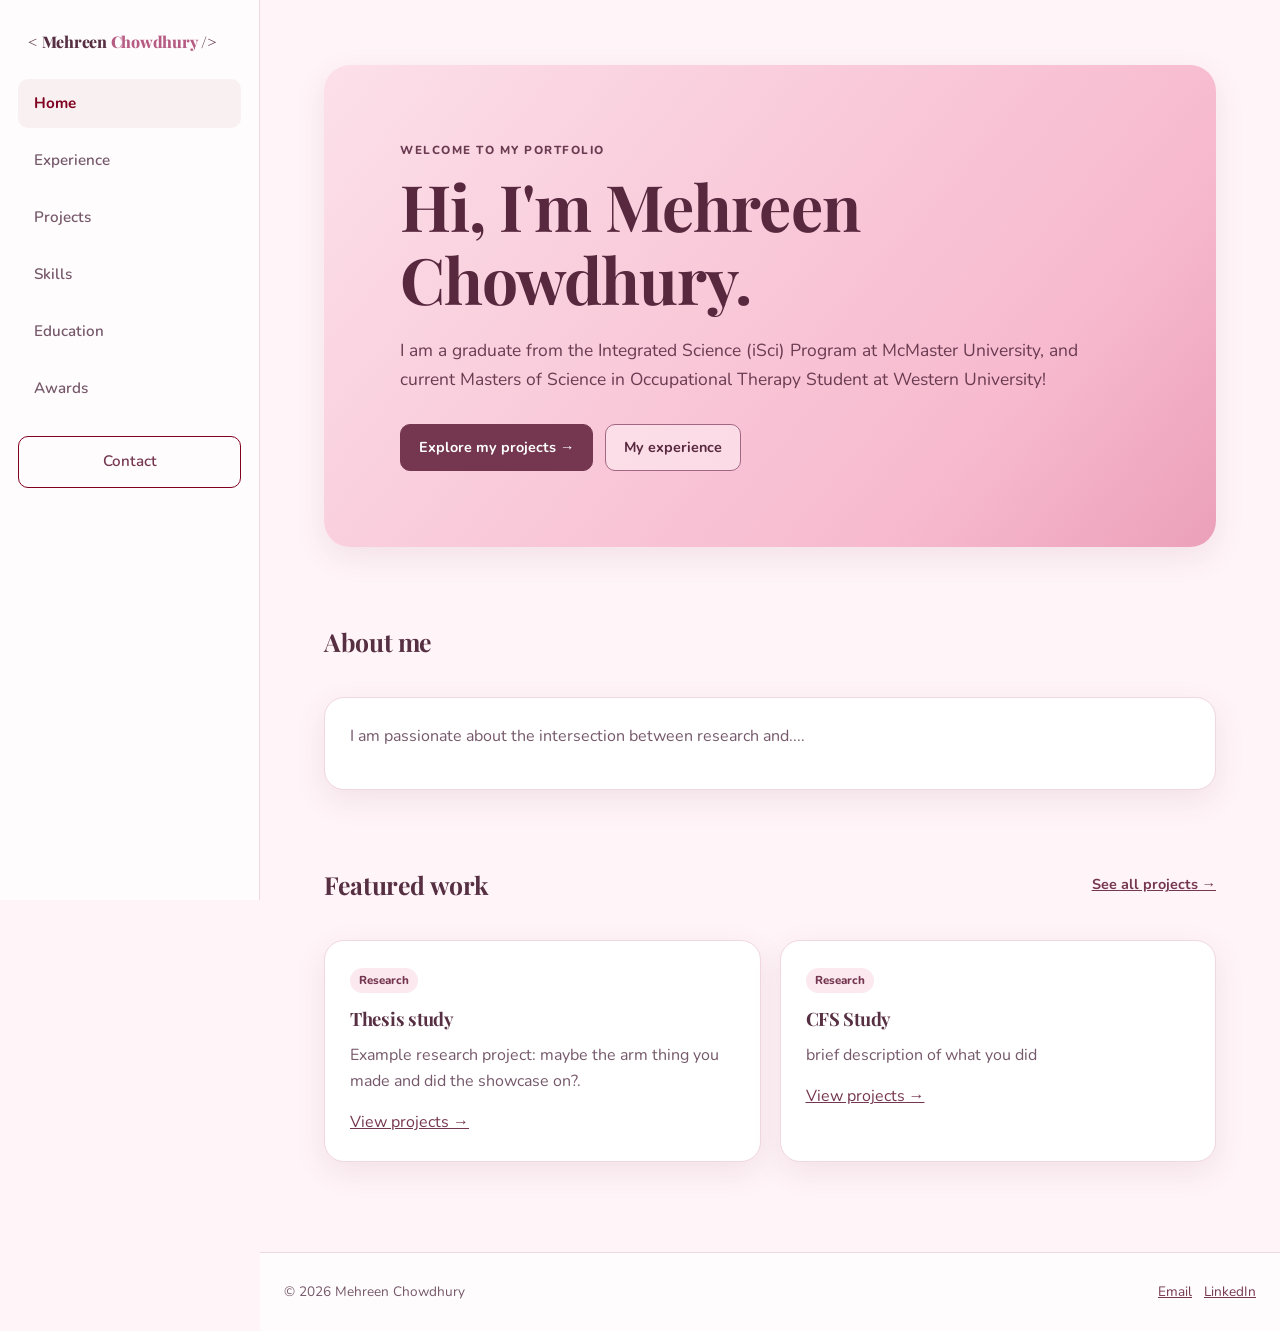
<file: index.html>
<!doctype html>
<html lang="en">
<head>
  <meta charset="UTF-8">
  <meta name="viewport" content="width=device-width, initial-scale=1">
  <meta name="description" content="Personal portfolio featuring projects, skills, education, and experience.">
  <title>Home | Mehreen Chowdhury</title>
  <link rel="preconnect" href="https://fonts.googleapis.com">
  <link rel="preconnect" href="https://fonts.gstatic.com" crossorigin>
  <link href="https://fonts.googleapis.com/css2?family=Inter:wght@400;500;600;700;800&display=swap" rel="stylesheet">
  <link rel="stylesheet" href="styles.css">
  <script defer src="script.js"></script>
</head>
<body>
  <header class="site-header">
    <div class="nav-wrap">
      <a class="brand" href="index.html">&lt; Mehreen <span> Chowdhury </span> /&gt;</a>
      <nav aria-label="Main navigation">
        <a href="index.html" aria-current="page">Home</a>
        <a href="experience.html">Experience</a>
        <a href="projects.html">Projects</a>
        <a href="skills.html">Skills</a>
        <a href="education.html">Education</a>
        <a href="awards.html">Awards</a>
        <a class="contact" href="mailto:hello@example.com">Contact</a>
      </nav>
    </div>
  </header>
  <main id="main">
    <section class="hero">
      <p class="eyebrow">Welcome to my portfolio</p>
      <h1>Hi, I'm Mehreen Chowdhury.</h1>
      <p class="lead"> I am a  graduate from the Integrated Science (iSci) Program at McMaster University, and current Masters of Science in Occupational Therapy Student at Western University!</p>
      <div class="actions"><a class="button light" href="projects.html">Explore my projects →</a><a class="button ghost" href="experience.html">My experience</a></div>
    </section>
    <section aria-labelledby="about-heading">
      <div class="section-heading"><h2 id="about-heading">About me</h2></div>
      <div class="panel"><p>I am passionate about the intersection between research and....</p></div>
    </section>
    <section aria-labelledby="featured-heading">
      <div class="section-heading"><h2 id="featured-heading">Featured work</h2><a href="projects.html">See all projects →</a></div>
      <div class="grid">
        <article class="card"><span class="category">Research</span><h3>Thesis study</h3><p>Example research project: maybe the arm thing you made and did the showcase on?.</p><a href="projects.html">View projects →</a></article>
        <article class="card"><span class="category">Research</span><h3>CFS Study</h3><p>brief description of what you did</p><a href="projects.html">View projects →</a></article>
      </div>
    </section>
  </main>
  <footer class="footer">
    <div class="footer-inner">
      <p>© 2026 Mehreen Chowdhury</p>
      <div><a href="mailto:mehreen.chowdhury2@gmail.com">Email</a><a href="https://www.linkedin.com/in/mehreen-chowdhury/?isSelfProfile=true" target="_blank" rel="noopener noreferrer">LinkedIn</a></div>
    </div>
  </footer>
</body>
</html>
</file>
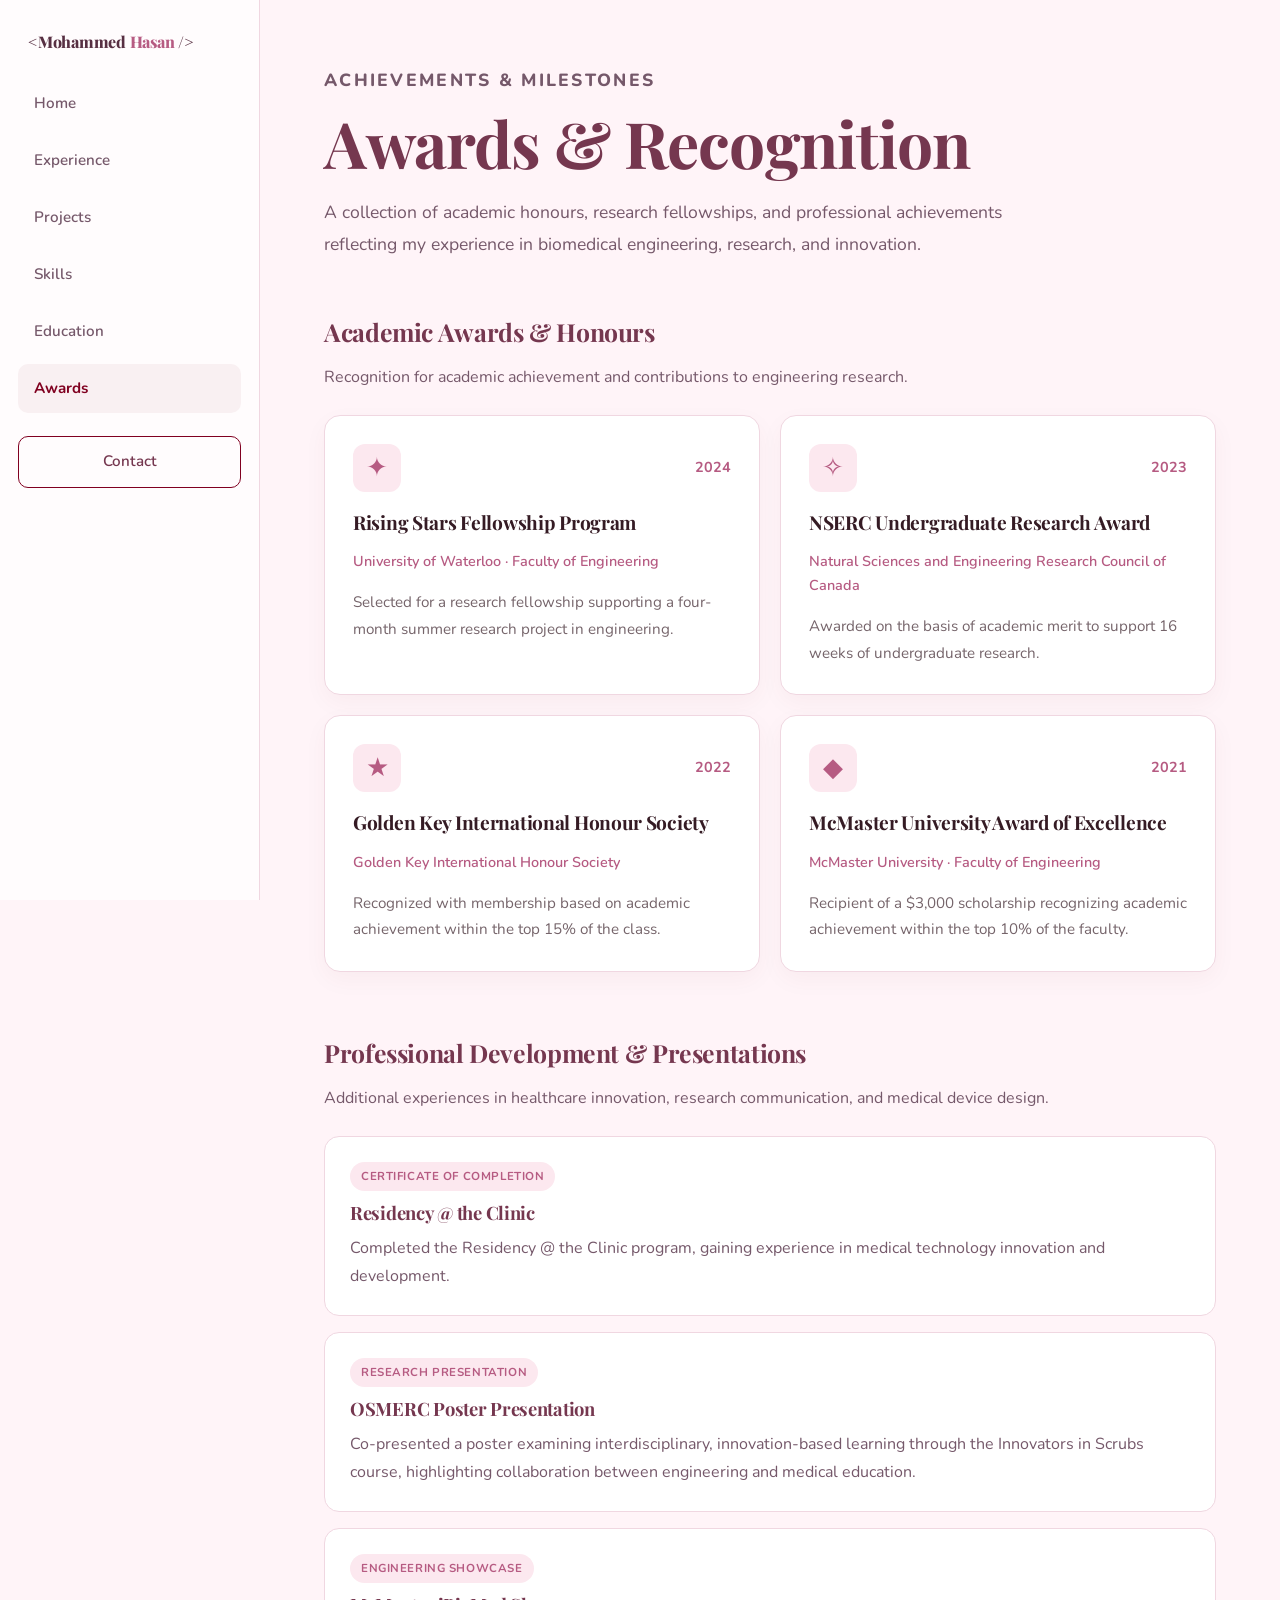
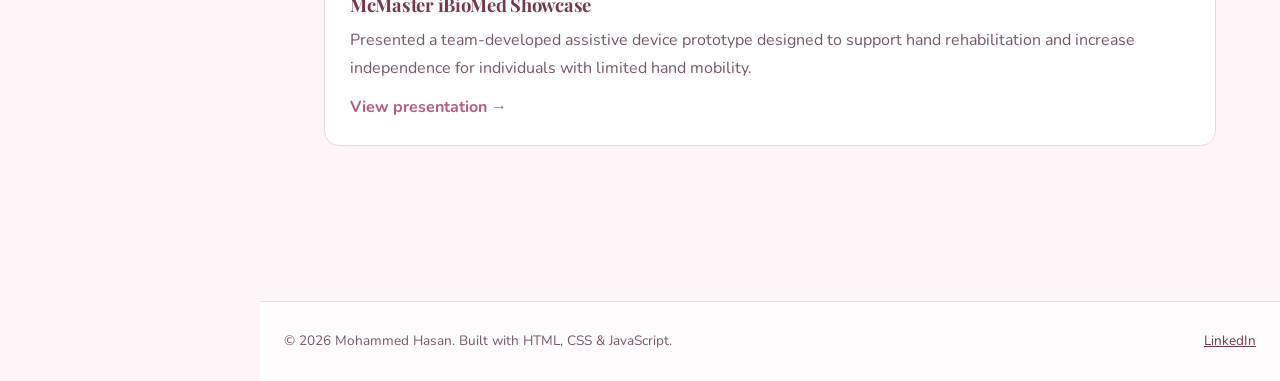
<file: awards and recognition.html>
<!DOCTYPE html>
<html lang="en">
<head>
  <meta charset="UTF-8">
  <meta name="viewport" content="width=device-width, initial-scale=1.0">
  <title>Awards & Recognition | Mohammed Hasan</title>

  <link rel="preconnect" href="https://fonts.googleapis.com">
  <link rel="preconnect" href="https://fonts.gstatic.com" crossorigin>
  <link href="https://fonts.googleapis.com/css2?family=Inter:wght@400;500;600;700;800&display=swap" rel="stylesheet">

  <link rel="stylesheet" href="styles.css">

  <style>
    /* AWARDS PAGE COLOUR THEME */
    .awards-page {
      --award-maroon: #800020;
      --award-dark: #5C0018;
      --award-light: #F9F0F2;
      --award-border: #E8D5DA;
    }

    /* PAGE INTRODUCTION */
    .awards-intro {
      margin-bottom: 55px;
    }

    .awards-intro h1 {
      color: var(--award-dark);
      margin-bottom: 15px;
    }

    .awards-intro p {
      color: var(--muted);
      max-width: 720px;
      font-size: 1.1rem;
      line-height: 1.8;
    }

    /* SECTION HEADINGS */
    .awards-section {
      margin-bottom: 65px;
    }

    .awards-section h2 {
      color: var(--award-dark);
      margin-bottom: 10px;
    }

    .section-description {
      color: var(--muted);
      margin-bottom: 25px;
    }

    /* TWO-COLUMN AWARD GRID */
    .awards-grid {
      display: grid;
      grid-template-columns: repeat(2, minmax(0, 1fr));
      gap: 20px;
    }

    /* INDIVIDUAL AWARD CARDS */
    .award-card {
      background: #FFFFFF;
      border: 1px solid var(--award-border);
      border-radius: 16px;
      padding: 28px;
      box-shadow: 0 8px 24px rgba(92, 0, 24, 0.04);
      transition: transform 0.25s ease,
                  box-shadow 0.25s ease;
    }

    .award-card:hover {
      transform: translateY(-5px);
      box-shadow: 0 12px 30px rgba(92, 0, 24, 0.12);
    }

    .award-top {
      display: flex;
      justify-content: space-between;
      align-items: center;
      margin-bottom: 18px;
    }

    .award-icon {
      display: flex;
      align-items: center;
      justify-content: center;
      width: 48px;
      height: 48px;
      background: var(--award-light);
      color: var(--award-maroon);
      border-radius: 12px;
      font-size: 1.6rem;
    }

    .award-year {
      color: var(--award-maroon);
      font-weight: 700;
      font-size: 0.9rem;
    }

    .award-card h3 {
      color: #351B24;
      font-size: 1.2rem;
      margin: 0 0 8px;
    }

    .award-organization {
      color: var(--award-maroon);
      font-size: 0.9rem;
      font-weight: 600;
      margin-bottom: 14px;
    }

    .award-description {
      color: #75646A;
      font-size: 0.95rem;
      line-height: 1.75;
      margin-bottom: 0;
    }

    /* PROFESSIONAL RECOGNITION */
    .recognition-list {
      display: grid;
      gap: 16px;
    }

    .recognition-card {
      background: #FFFFFF;
      border: 1px solid var(--award-border);
      border-radius: 15px;
      padding: 25px;
      transition: border-color 0.2s ease;
    }

    .recognition-card:hover {
      border-color: var(--award-maroon);
    }

    .recognition-label {
      display: inline-block;
      background: var(--award-light);
      color: var(--award-maroon);
      padding: 5px 11px;
      border-radius: 20px;
      font-size: 0.72rem;
      font-weight: 700;
      text-transform: uppercase;
      letter-spacing: 0.05em;
      margin-bottom: 10px;
    }

    .recognition-card h3 {
      color: var(--award-dark);
      margin: 0 0 8px;
    }

    .recognition-card p {
      color: var(--muted);
      margin: 0;
      line-height: 1.75;
    }

    .recognition-card a {
      display: inline-block;
      margin-top: 12px;
      color: var(--award-maroon);
      font-weight: 700;
      text-decoration: none;
    }

    .recognition-card a:hover {
      text-decoration: underline;
    }

    /* MOBILE RESPONSIVENESS */
    @media (max-width: 700px) {
      .awards-grid {
        grid-template-columns: 1fr;
      }

      .award-card,
      .recognition-card {
        padding: 22px;
      }

      .awards-intro {
        margin-bottom: 35px;
      }
    }
  </style>
</head>

<body>

  <!-- NAVIGATION -->
  <header class="site-header">
    <div class="nav-wrap">

      <a class="brand" href="index.html">
        &lt;Mohammed <span>Hasan</span> /&gt;
      </a>

      <nav aria-label="Main navigation">
        <a href="index.html">Home</a>
        <a href="experience.html">Experience</a>
        <a href="projects.html">Projects</a>
        <a href="skills.html">Skills</a>
        <a href="education.html">Education</a>
        <a href="awards.html" aria-current="page">Awards</a>
        <a class="contact" href="mailto:mhasan7160@gmail.com">
          Contact
        </a>
      </nav>

    </div>
  </header>

  <main id="main" class="awards-page">

    <!-- INTRODUCTION -->
    <section class="awards-intro">
      <p class="eyebrow">Achievements & Milestones</p>
      <h1>Awards & Recognition</h1>

      <p>
        A collection of academic honours, research
        fellowships, and professional achievements
        reflecting my experience in biomedical
        engineering, research, and innovation.
      </p>
    </section>

    <!-- ACADEMIC AWARDS -->
    <section class="awards-section">

      <h2>Academic Awards & Honours</h2>

      <p class="section-description">
        Recognition for academic achievement and
        contributions to engineering research.
      </p>

      <div class="awards-grid">

        <!-- AWARD 1 -->
        <article class="award-card">
          <div class="award-top">
            <span class="award-icon" aria-hidden="true">✦</span>
            <span class="award-year">2024</span>
          </div>

          <h3>Rising Stars Fellowship Program</h3>

          <p class="award-organization">
            University of Waterloo · Faculty of Engineering
          </p>

          <p class="award-description">
            Selected for a research fellowship supporting
            a four-month summer research project in
            engineering.
          </p>
        </article>

        <!-- AWARD 2 -->
        <article class="award-card">
          <div class="award-top">
            <span class="award-icon" aria-hidden="true">✧</span>
            <span class="award-year">2023</span>
          </div>

          <h3>NSERC Undergraduate Research Award</h3>

          <p class="award-organization">
            Natural Sciences and Engineering Research
            Council of Canada
          </p>

          <p class="award-description">
            Awarded on the basis of academic merit to
            support 16 weeks of undergraduate research.
          </p>
        </article>

        <!-- AWARD 3 -->
        <article class="award-card">
          <div class="award-top">
            <span class="award-icon" aria-hidden="true">★</span>
            <span class="award-year">2022</span>
          </div>

          <h3>Golden Key International Honour Society</h3>

          <p class="award-organization">
            Golden Key International Honour Society
          </p>

          <p class="award-description">
            Recognized with membership based on academic
            achievement within the top 15% of the class.
          </p>
        </article>

        <!-- AWARD 4 -->
        <article class="award-card">
          <div class="award-top">
            <span class="award-icon" aria-hidden="true">◆</span>
            <span class="award-year">2021</span>
          </div>

          <h3>McMaster University Award of Excellence</h3>

          <p class="award-organization">
            McMaster University · Faculty of Engineering
          </p>

          <p class="award-description">
            Recipient of a $3,000 scholarship recognizing
            academic achievement within the top 10% of
            the faculty.
          </p>
        </article>

      </div>
    </section>

    <!-- PROFESSIONAL RECOGNITION -->
    <section class="awards-section">

      <h2>Professional Development & Presentations</h2>

      <p class="section-description">
        Additional experiences in healthcare innovation,
        research communication, and medical device design.
      </p>

      <div class="recognition-list">

        <!-- RECOGNITION 1 -->
        <article class="recognition-card">
          <span class="recognition-label">
            Certificate of Completion
          </span>

          <h3>Residency @ the Clinic</h3>

          <p>
            Completed the Residency @ the Clinic program,
            gaining experience in medical technology
            innovation and development.
          </p>
        </article>

        <!-- RECOGNITION 2 -->
        <article class="recognition-card">
          <span class="recognition-label">
            Research Presentation
          </span>

          <h3>OSMERC Poster Presentation</h3>

          <p>
            Co-presented a poster examining interdisciplinary,
            innovation-based learning through the Innovators
            in Scrubs course, highlighting collaboration
            between engineering and medical education.
          </p>
        </article>

        <!-- RECOGNITION 3 -->
        <article class="recognition-card">
          <span class="recognition-label">
            Engineering Showcase
          </span>

          <h3>McMaster iBioMed Showcase</h3>

          <p>
            Presented a team-developed assistive device
            prototype designed to support hand rehabilitation
            and increase independence for individuals with
            limited hand mobility.
          </p>

          <a href="https://www.linkedin.com/posts/mohammed-hasan-b81100196_innovation-biomedicalengineering-stem-activity-7184603740874715138-DH5X"
             target="_blank"
             rel="noopener noreferrer">
            View presentation →
          </a>
        </article>

      </div>
    </section>

  </main>

  <!-- FOOTER -->
  <footer class="footer">
    <div class="footer-inner">

      <p>
        © 2026 Mohammed Hasan.
        Built with HTML, CSS & JavaScript.
      </p>

      <div>
        <a href="https://www.linkedin.com/in/mohammed-hasan-b81100196/"
           target="_blank"
           rel="noopener noreferrer">
          LinkedIn
        </a>
      </div>

    </div>
  </footer>

</body>
</html>
</file>
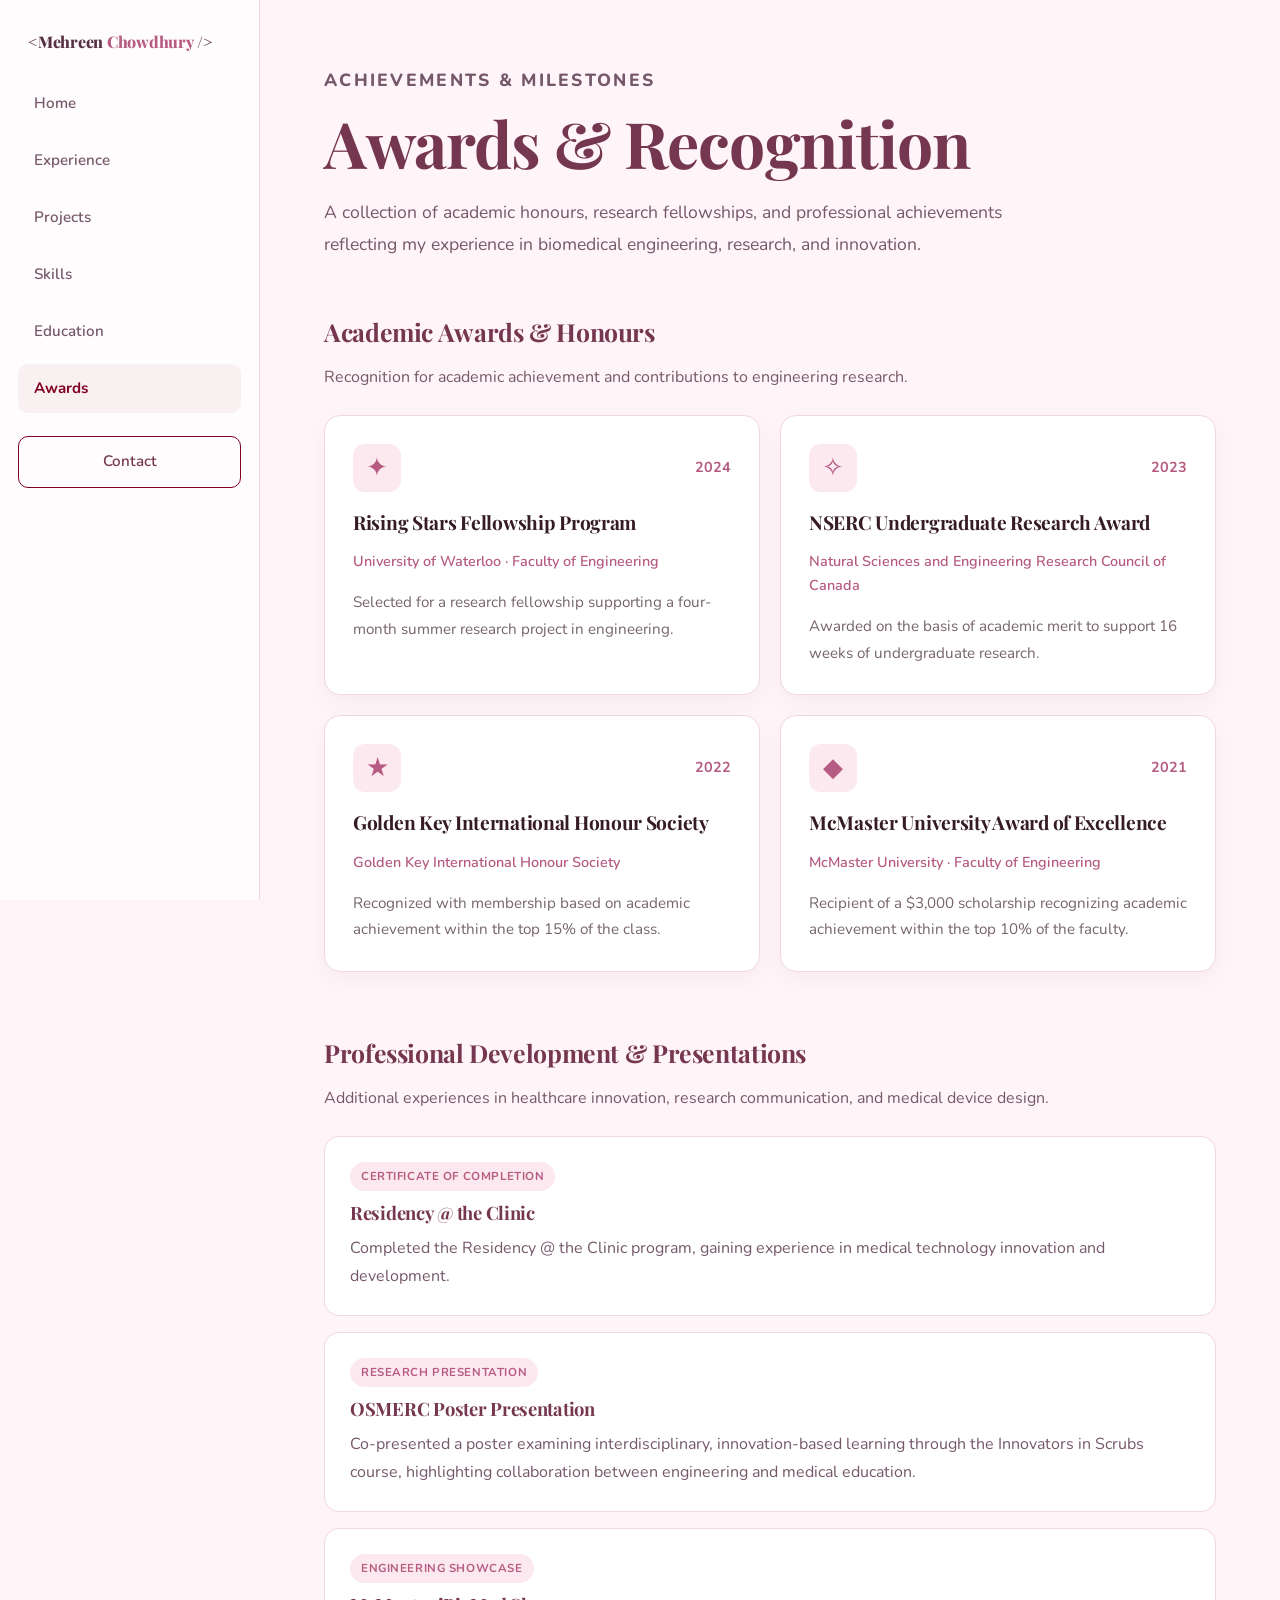
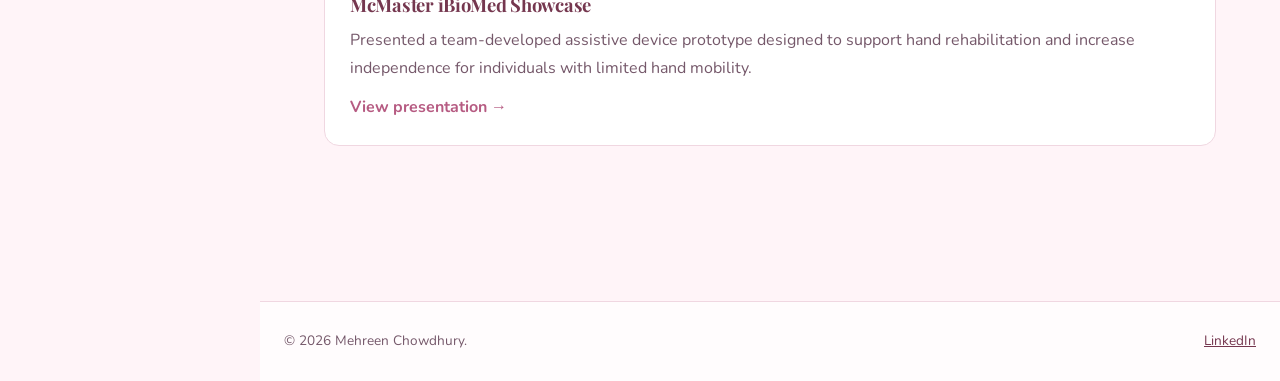
<file: awards.html>
<!DOCTYPE html>
<html lang="en">
<head>
  <meta charset="UTF-8">
  <meta name="viewport" content="width=device-width, initial-scale=1.0">
  <title>Awards & Recognition | Mehreen Chowdhury</title>

  <link rel="preconnect" href="https://fonts.googleapis.com">
  <link rel="preconnect" href="https://fonts.gstatic.com" crossorigin>
  <link href="https://fonts.googleapis.com/css2?family=Inter:wght@400;500;600;700;800&display=swap" rel="stylesheet">

  <link rel="stylesheet" href="styles.css">

  <style>
    /* AWARDS PAGE COLOUR THEME */
    .awards-page {
      --award-maroon: #800020;
      --award-dark: #5C0018;
      --award-light: #F9F0F2;
      --award-border: #E8D5DA;
    }

    /* PAGE INTRODUCTION */
    .awards-intro {
      margin-bottom: 55px;
    }

    .awards-intro h1 {
      color: var(--award-dark);
      margin-bottom: 15px;
    }

    .awards-intro p {
      color: var(--muted);
      max-width: 720px;
      font-size: 1.1rem;
      line-height: 1.8;
    }

    /* SECTION HEADINGS */
    .awards-section {
      margin-bottom: 65px;
    }

    .awards-section h2 {
      color: var(--award-dark);
      margin-bottom: 10px;
    }

    .section-description {
      color: var(--muted);
      margin-bottom: 25px;
    }

    /* TWO-COLUMN AWARD GRID */
    .awards-grid {
      display: grid;
      grid-template-columns: repeat(2, minmax(0, 1fr));
      gap: 20px;
    }

    /* INDIVIDUAL AWARD CARDS */
    .award-card {
      background: #FFFFFF;
      border: 1px solid var(--award-border);
      border-radius: 16px;
      padding: 28px;
      box-shadow: 0 8px 24px rgba(92, 0, 24, 0.04);
      transition: transform 0.25s ease,
                  box-shadow 0.25s ease;
    }

    .award-card:hover {
      transform: translateY(-5px);
      box-shadow: 0 12px 30px rgba(92, 0, 24, 0.12);
    }

    .award-top {
      display: flex;
      justify-content: space-between;
      align-items: center;
      margin-bottom: 18px;
    }

    .award-icon {
      display: flex;
      align-items: center;
      justify-content: center;
      width: 48px;
      height: 48px;
      background: var(--award-light);
      color: var(--award-maroon);
      border-radius: 12px;
      font-size: 1.6rem;
    }

    .award-year {
      color: var(--award-maroon);
      font-weight: 700;
      font-size: 0.9rem;
    }

    .award-card h3 {
      color: #351B24;
      font-size: 1.2rem;
      margin: 0 0 8px;
    }

    .award-organization {
      color: var(--award-maroon);
      font-size: 0.9rem;
      font-weight: 600;
      margin-bottom: 14px;
    }

    .award-description {
      color: #75646A;
      font-size: 0.95rem;
      line-height: 1.75;
      margin-bottom: 0;
    }

    /* PROFESSIONAL RECOGNITION */
    .recognition-list {
      display: grid;
      gap: 16px;
    }

    .recognition-card {
      background: #FFFFFF;
      border: 1px solid var(--award-border);
      border-radius: 15px;
      padding: 25px;
      transition: border-color 0.2s ease;
    }

    .recognition-card:hover {
      border-color: var(--award-maroon);
    }

    .recognition-label {
      display: inline-block;
      background: var(--award-light);
      color: var(--award-maroon);
      padding: 5px 11px;
      border-radius: 20px;
      font-size: 0.72rem;
      font-weight: 700;
      text-transform: uppercase;
      letter-spacing: 0.05em;
      margin-bottom: 10px;
    }

    .recognition-card h3 {
      color: var(--award-dark);
      margin: 0 0 8px;
    }

    .recognition-card p {
      color: var(--muted);
      margin: 0;
      line-height: 1.75;
    }

    .recognition-card a {
      display: inline-block;
      margin-top: 12px;
      color: var(--award-maroon);
      font-weight: 700;
      text-decoration: none;
    }

    .recognition-card a:hover {
      text-decoration: underline;
    }

    /* MOBILE RESPONSIVENESS */
    @media (max-width: 700px) {
      .awards-grid {
        grid-template-columns: 1fr;
      }

      .award-card,
      .recognition-card {
        padding: 22px;
      }

      .awards-intro {
        margin-bottom: 35px;
      }
    }
  </style>
</head>

<body>

  <!-- NAVIGATION -->
  <header class="site-header">
    <div class="nav-wrap">

      <a class="brand" href="index.html">
        &lt;Mehreen <span>Chowdhury</span> /&gt;
      </a>

      <nav aria-label="Main navigation">
        <a href="index.html">Home</a>
        <a href="experience.html">Experience</a>
        <a href="projects.html">Projects</a>
        <a href="skills.html">Skills</a>
        <a href="education.html">Education</a>
        <a href="awards.html" aria-current="page">Awards</a>
        <a class="contact" href="mailto:mhasan7160@gmail.com">
          Contact
        </a>
      </nav>

    </div>
  </header>

  <main id="main" class="awards-page">

    <!-- INTRODUCTION -->
    <section class="awards-intro">
      <p class="eyebrow">Achievements & Milestones</p>
      <h1>Awards & Recognition</h1>

      <p>
        A collection of academic honours, research
        fellowships, and professional achievements
        reflecting my experience in biomedical
        engineering, research, and innovation.
      </p>
    </section>

    <!-- ACADEMIC AWARDS -->
    <section class="awards-section">

      <h2>Academic Awards & Honours</h2>

      <p class="section-description">
        Recognition for academic achievement and
        contributions to engineering research.
      </p>

      <div class="awards-grid">

        <!-- AWARD 1 -->
        <article class="award-card">
          <div class="award-top">
            <span class="award-icon" aria-hidden="true">✦</span>
            <span class="award-year">2024</span>
          </div>

          <h3>Rising Stars Fellowship Program</h3>

          <p class="award-organization">
            University of Waterloo · Faculty of Engineering
          </p>

          <p class="award-description">
            Selected for a research fellowship supporting
            a four-month summer research project in
            engineering.
          </p>
        </article>

        <!-- AWARD 2 -->
        <article class="award-card">
          <div class="award-top">
            <span class="award-icon" aria-hidden="true">✧</span>
            <span class="award-year">2023</span>
          </div>

          <h3>NSERC Undergraduate Research Award</h3>

          <p class="award-organization">
            Natural Sciences and Engineering Research
            Council of Canada
          </p>

          <p class="award-description">
            Awarded on the basis of academic merit to
            support 16 weeks of undergraduate research.
          </p>
        </article>

        <!-- AWARD 3 -->
        <article class="award-card">
          <div class="award-top">
            <span class="award-icon" aria-hidden="true">★</span>
            <span class="award-year">2022</span>
          </div>

          <h3>Golden Key International Honour Society</h3>

          <p class="award-organization">
            Golden Key International Honour Society
          </p>

          <p class="award-description">
            Recognized with membership based on academic
            achievement within the top 15% of the class.
          </p>
        </article>

        <!-- AWARD 4 -->
        <article class="award-card">
          <div class="award-top">
            <span class="award-icon" aria-hidden="true">◆</span>
            <span class="award-year">2021</span>
          </div>

          <h3>McMaster University Award of Excellence</h3>

          <p class="award-organization">
            McMaster University · Faculty of Engineering
          </p>

          <p class="award-description">
            Recipient of a $3,000 scholarship recognizing
            academic achievement within the top 10% of
            the faculty.
          </p>
        </article>

      </div>
    </section>

    <!-- PROFESSIONAL RECOGNITION -->
    <section class="awards-section">

      <h2>Professional Development & Presentations</h2>

      <p class="section-description">
        Additional experiences in healthcare innovation,
        research communication, and medical device design.
      </p>

      <div class="recognition-list">

        <!-- RECOGNITION 1 -->
        <article class="recognition-card">
          <span class="recognition-label">
            Certificate of Completion
          </span>

          <h3>Residency @ the Clinic</h3>

          <p>
            Completed the Residency @ the Clinic program,
            gaining experience in medical technology
            innovation and development.
          </p>
        </article>

        <!-- RECOGNITION 2 -->
        <article class="recognition-card">
          <span class="recognition-label">
            Research Presentation
          </span>

          <h3>OSMERC Poster Presentation</h3>

          <p>
            Co-presented a poster examining interdisciplinary,
            innovation-based learning through the Innovators
            in Scrubs course, highlighting collaboration
            between engineering and medical education.
          </p>
        </article>

        <!-- RECOGNITION 3 -->
        <article class="recognition-card">
          <span class="recognition-label">
            Engineering Showcase
          </span>

          <h3>McMaster iBioMed Showcase</h3>

          <p>
            Presented a team-developed assistive device
            prototype designed to support hand rehabilitation
            and increase independence for individuals with
            limited hand mobility.
          </p>

          <a href="https://www.linkedin.com/posts/mohammed-hasan-b81100196_innovation-biomedicalengineering-stem-activity-7184603740874715138-DH5X"
             target="_blank"
             rel="noopener noreferrer">
            View presentation →
          </a>
        </article>

      </div>
    </section>

  </main>

  <!-- FOOTER -->
  <footer class="footer">
    <div class="footer-inner">

      <p>
        © 2026 Mehreen Chowdhury.
      </p>

      <div>
        <a href="https://www.linkedin.com/in/mohammed-hasan-b81100196/"
           target="_blank"
           rel="noopener noreferrer">
          LinkedIn
        </a>
      </div>

    </div>
  </footer>

</body>
</html>
</file>
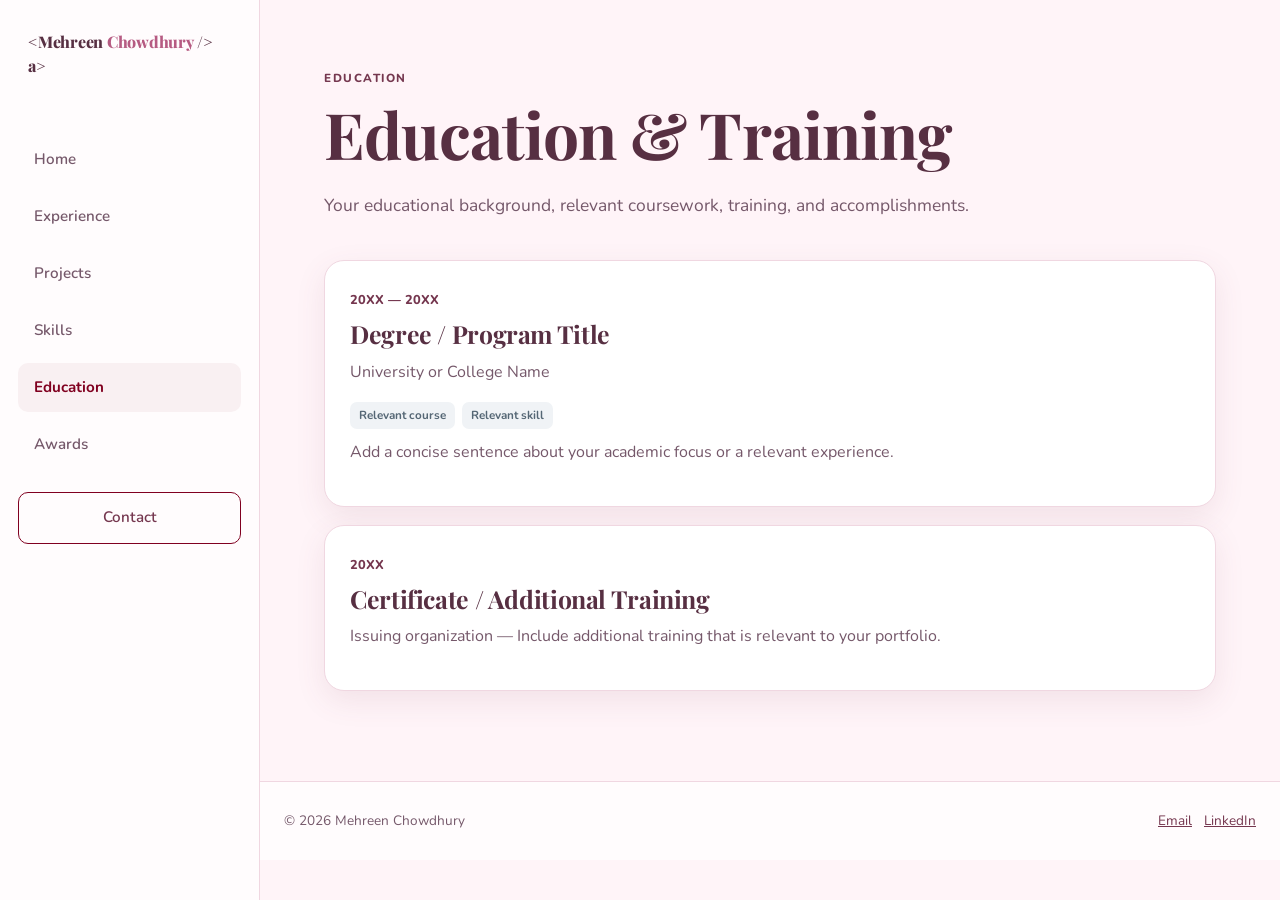
<file: education.html>
<!doctype html>
<html lang="en">
<head>
  <meta charset="UTF-8">
  <meta name="viewport" content="width=device-width, initial-scale=1">
  <meta name="description" content="Personal portfolio featuring projects, skills, education, and experience.">
  <title>Education | Mehreen Chowdhury</title>
  <link rel="preconnect" href="https://fonts.googleapis.com">
  <link rel="preconnect" href="https://fonts.gstatic.com" crossorigin>
  <link href="https://fonts.googleapis.com/css2?family=Inter:wght@400;500;600;700;800&display=swap" rel="stylesheet">
  <link rel="stylesheet" href="styles.css">
  <script defer src="script.js"></script>
</head>
<body>
  <header class="site-header">
    <div class="nav-wrap">
      <a class="brand" href="index.html">&lt;Mehreen <span>Chowdhury</span> /&gt; a>
      <nav aria-label="Main navigation">
        <a href="index.html">Home</a>
        <a href="experience.html">Experience</a>
        <a href="projects.html">Projects</a>
        <a href="skills.html">Skills</a>
        <a href="education.html" aria-current="page">Education</a>
        <a href="awards.html">Awards</a>
        <a class="contact" href="mailto:hello@example.com">Contact</a>
      </nav>
    </div>
  </header>
  <main id="main">
    <section class="page-intro"><p class="eyebrow">Education</p><h1>Education & Training</h1><p class="lead">Your educational background, relevant coursework, training, and accomplishments.</p></section>
    <section class="timeline">
      <article class="timeline-item"><span class="time">20XX — 20XX</span><h2>Degree / Program Title</h2><p>University or College Name</p><div class="tags"><span class="tag">Relevant course</span><span class="tag">Relevant skill</span></div><p>Add a concise sentence about your academic focus or a relevant experience.</p></article>
      <article class="timeline-item"><span class="time">20XX</span><h2>Certificate / Additional Training</h2><p>Issuing organization — Include additional training that is relevant to your portfolio.</p></article>
    </section>
  </main>
  <footer class="footer">
    <div class="footer-inner">
      <p>© 2026 Mehreen Chowdhury</p>
      <div><a href="mailto:mehreen.chowdhury2@gmail.com">Email</a><a href="https://www.linkedin.com/in/mehreen-chowdhury/?isSelfProfile=true" target="_blank" rel="noopener noreferrer">LinkedIn</a></div>
    </div>
  </footer>
</body>
</html>
</file>
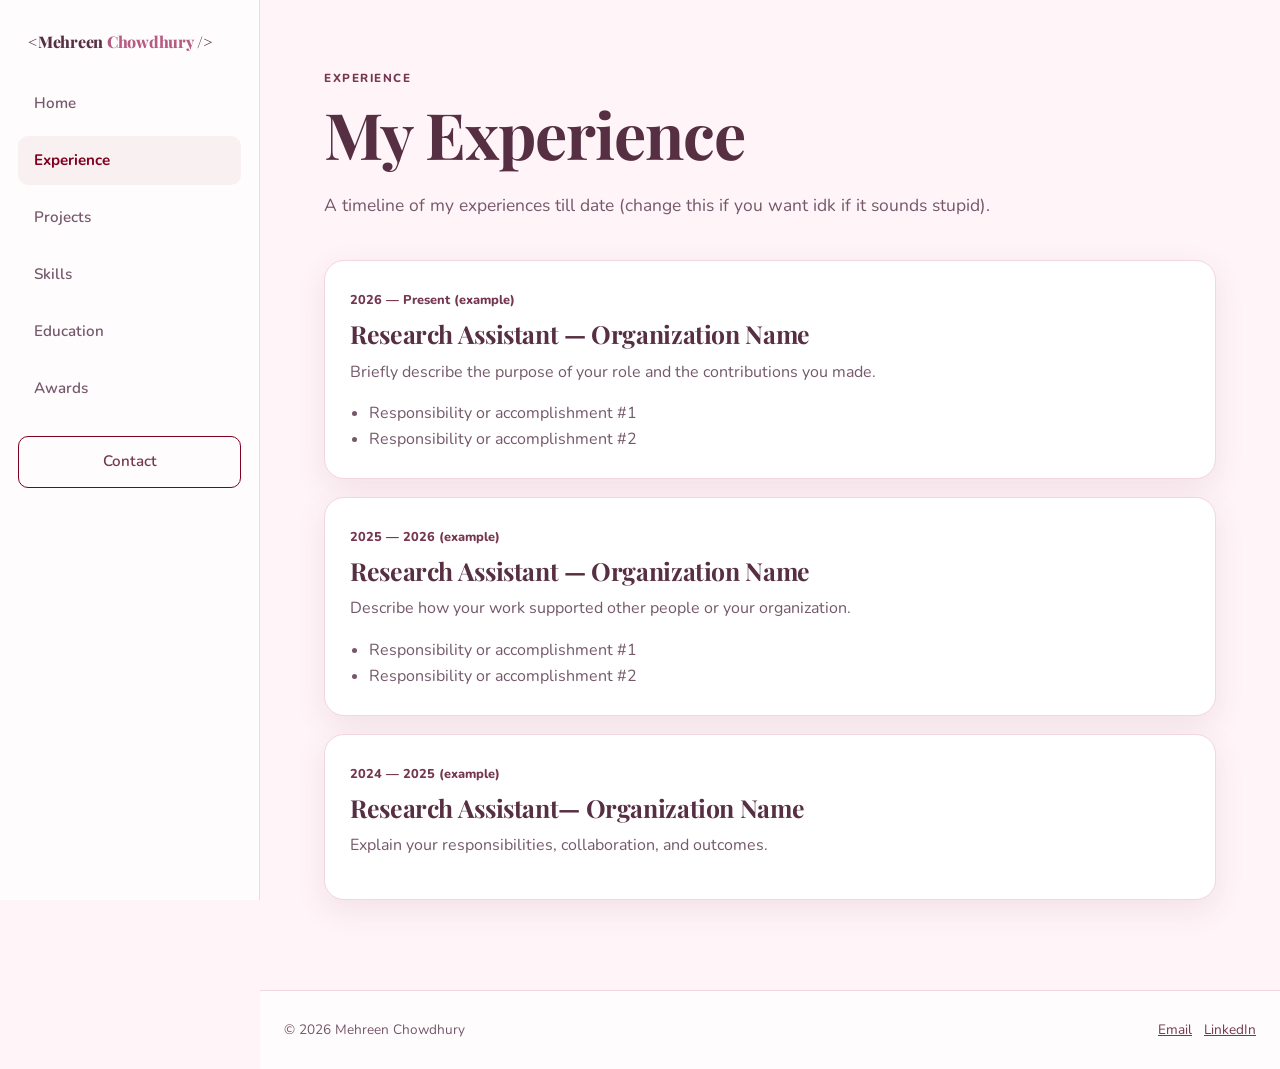
<file: experience.html>
<!doctype html>
<html lang="en">
<head>
  <meta charset="UTF-8">
  <meta name="viewport" content="width=device-width, initial-scale=1">
  <meta name="description" content="Personal portfolio featuring projects, skills, education, and experience.">
  <title>Experience | Mehreen Chowdhury</title>
  <link rel="preconnect" href="https://fonts.googleapis.com">
  <link rel="preconnect" href="https://fonts.gstatic.com" crossorigin>
  <link href="https://fonts.googleapis.com/css2?family=Inter:wght@400;500;600;700;800&display=swap" rel="stylesheet">
  <link rel="stylesheet" href="styles.css">
  <script defer src="script.js"></script>
</head>
<body>
  <header class="site-header">
    <div class="nav-wrap">
      <a class="brand" href="index.html">&lt;Mehreen <span> Chowdhury </span> /&gt;</a>
      <nav aria-label="Main navigation">
        <a href="index.html">Home</a>
        <a href="experience.html" aria-current="page">Experience</a>
        <a href="projects.html">Projects</a>
        <a href="skills.html">Skills</a>
        <a href="education.html">Education</a>
        <a href="awards.html">Awards</a>
        <a class="contact" href="mailto:hello@example.com">Contact</a>
      </nav>
    </div>
  </header>
  <main id="main">
    <section class="page-intro"><p class="eyebrow">Experience</p><h1>My Experience</h1><p class="lead">A timeline of my experiences till date (change this if you want idk if it sounds stupid).</p></section>
    <section class="timeline">
      <article class="timeline-item"><span class="time">2026 — Present (example)</span><h2>Research Assistant — Organization Name</h2><p>Briefly describe the purpose of your role and the contributions you made.</p><ul><li>Responsibility or accomplishment #1</li><li>Responsibility or accomplishment #2</li></ul></article>
      <article class="timeline-item"><span class="time">2025 — 2026 (example)</span><h2>Research Assistant — Organization Name</h2><p>Describe how your work supported other people or your organization.</p><ul><li>Responsibility or accomplishment #1</li><li>Responsibility or accomplishment #2</li></ul></article>
      <article class="timeline-item"><span class="time">2024 — 2025 (example)</span><h2>Research Assistant— Organization Name</h2><p>Explain your responsibilities, collaboration, and outcomes.</p></article>
    </section>
  </main>
  <footer class="footer">
    <div class="footer-inner">
      <p>© 2026 Mehreen Chowdhury</p>
      <div><a href="mailto:mehreen.chowdhury2@gmail.com">Email</a><a href="https://www.linkedin.com/in/mehreen-chowdhury/?isSelfProfile=true" target="_blank" rel="noopener noreferrer">LinkedIn</a></div>
    </div>
  </footer>
</body>
</html>
</file>
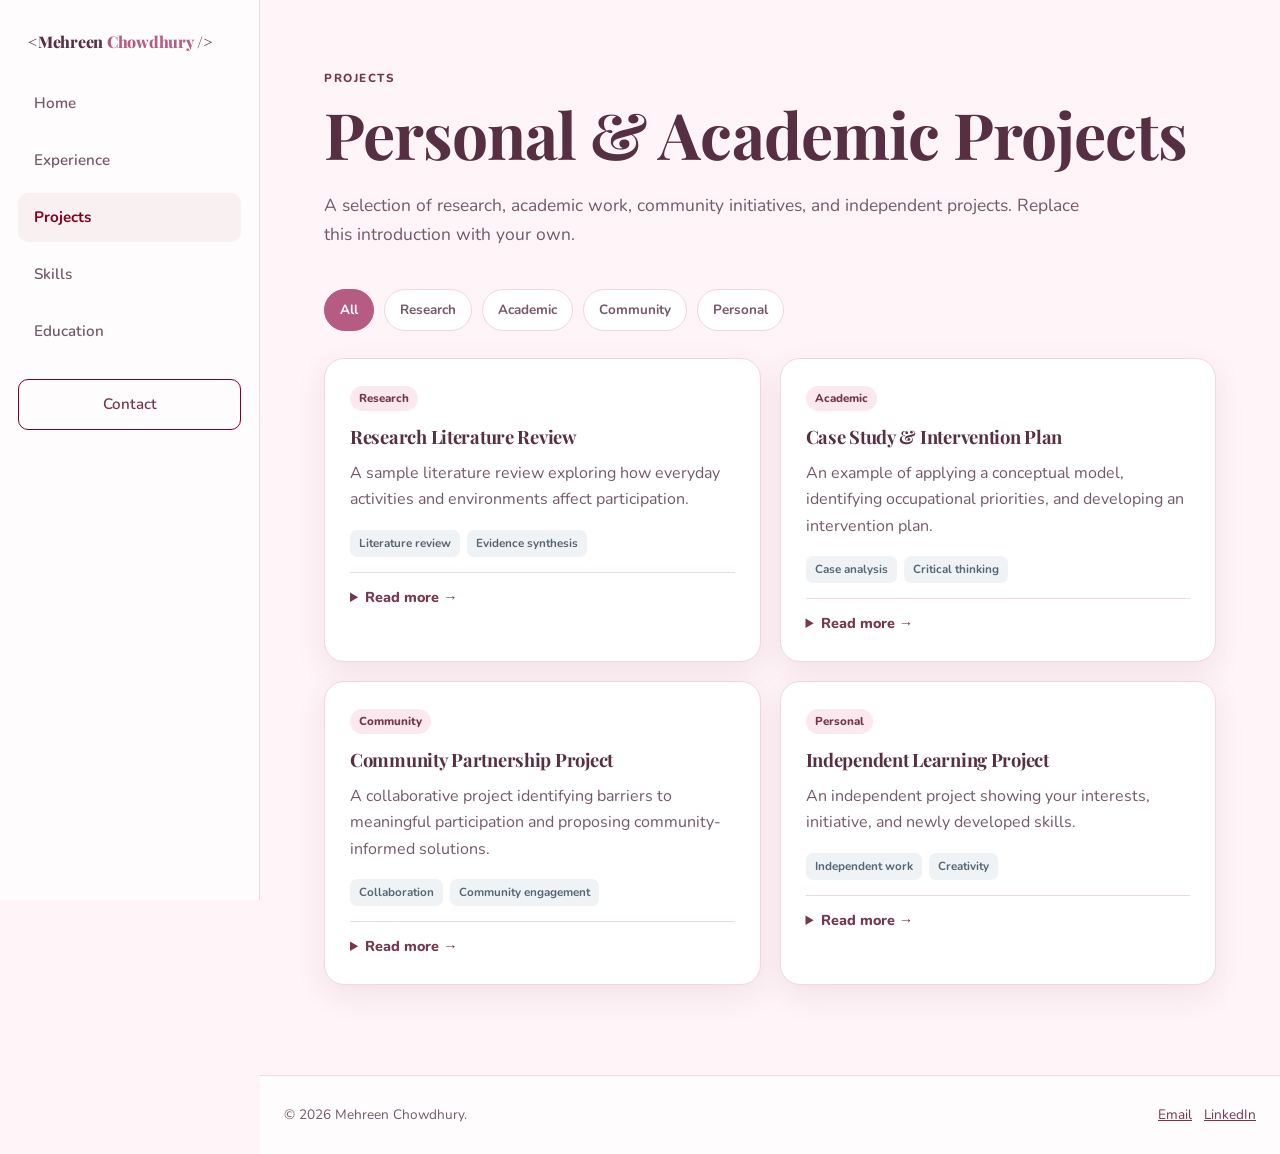
<file: projects.html>
<!doctype html>
<html lang="en">
<head>
  <meta charset="UTF-8">
  <meta name="viewport" content="width=device-width, initial-scale=1">
  <meta name="description" content="Personal portfolio featuring projects, skills, education, and experience.">
  <title>Projects | Mehreen Chowdhury</title>
  <link rel="preconnect" href="https://fonts.googleapis.com">
  <link rel="preconnect" href="https://fonts.gstatic.com" crossorigin>
  <link href="https://fonts.googleapis.com/css2?family=Inter:wght@400;500;600;700;800&display=swap" rel="stylesheet">
  <link rel="stylesheet" href="styles.css">
  <script defer src="script.js"></script>
</head>
<body>
  <header class="site-header">
    <div class="nav-wrap">
      <a class="brand" href="index.html">&lt;Mehreen <span>Chowdhury</span> /&gt;</a>
      <nav aria-label="Main navigation">
        <a href="index.html">Home</a>
        <a href="experience.html">Experience</a>
        <a href="projects.html" aria-current="page">Projects</a>
        <a href="skills.html">Skills</a>
        <a href="education.html">Education</a>
        <a class="contact" href="mailto:hello@example.com">Contact</a>
      </nav>
    </div>
  </header>
  <main id="main">
    <section class="page-intro">
      <p class="eyebrow">Projects</p>
      <h1>Personal & Academic Projects</h1>
      <p class="lead">A selection of research, academic work, community initiatives, and independent projects. Replace this introduction with your own.</p>
    </section>
    <div class="filters" aria-label="Filter projects by category">
      <button class="filter-btn active" data-filter="all" aria-pressed="true" type="button">All</button>
      <button class="filter-btn" data-filter="research" aria-pressed="false" type="button">Research</button>
      <button class="filter-btn" data-filter="academic" aria-pressed="false" type="button">Academic</button>
      <button class="filter-btn" data-filter="community" aria-pressed="false" type="button">Community</button>
      <button class="filter-btn" data-filter="personal" aria-pressed="false" type="button">Personal</button>
    </div>
    <section class="grid" aria-label="Project cards">
      <article class="card project-card" data-category="research">
        <span class="category">Research</span>
        <h3>Research Literature Review</h3>
        <p>A sample literature review exploring how everyday activities and environments affect participation.</p>
        <div class="tags"><span class="tag">Literature review</span><span class="tag">Evidence synthesis</span></div>
        <details><summary>Read more →</summary><p>Explain your research question, the search approach you used, your findings, and how the findings could influence practice.</p></details>
      </article>
      <article class="card project-card" data-category="academic">
        <span class="category">Academic</span>
        <h3>Case Study & Intervention Plan</h3>
        <p>An example of applying a conceptual model, identifying occupational priorities, and developing an intervention plan.</p>
        <div class="tags"><span class="tag">Case analysis</span><span class="tag">Critical thinking</span></div>
        <details><summary>Read more →</summary><p>Explain what you assessed, why you chose an approach, and what you learned. Use fictionalized or properly anonymized cases.</p></details>
      </article>
      <article class="card project-card" data-category="community">
        <span class="category">Community</span>
        <h3>Community Partnership Project</h3>
        <p>A collaborative project identifying barriers to meaningful participation and proposing community-informed solutions.</p>
        <div class="tags"><span class="tag">Collaboration</span><span class="tag">Community engagement</span></div>
        <details><summary>Read more →</summary><p>Describe your role, your team’s approach, and the practical recommendations developed with community members.</p></details>
      </article>
      <article class="card project-card" data-category="personal">
        <span class="category">Personal</span>
        <h3>Independent Learning Project</h3>
        <p>An independent project showing your interests, initiative, and newly developed skills.</p>
        <div class="tags"><span class="tag">Independent work</span><span class="tag">Creativity</span></div>
        <details><summary>Read more →</summary><p>Outline what motivated you to start, what you created, and how you would improve the project.</p></details>
      </article>
    </section>
    <p id="empty-message" class="empty-message" hidden>No projects found in this category.</p>
  </main>
  <footer class="footer">
    <div class="footer-inner">
      <p>© 2026 Mehreen Chowdhury.</p>
      <div><a href="mailto:mehreen.chowdhury2@gmail.com">Email</a><a href="https://www.linkedin.com/in/mehreen-chowdhury/?isSelfProfile=true" target="_blank" rel="noopener noreferrer">LinkedIn</a></div>
    </div>
  </footer>
</body>
</html>
</file>
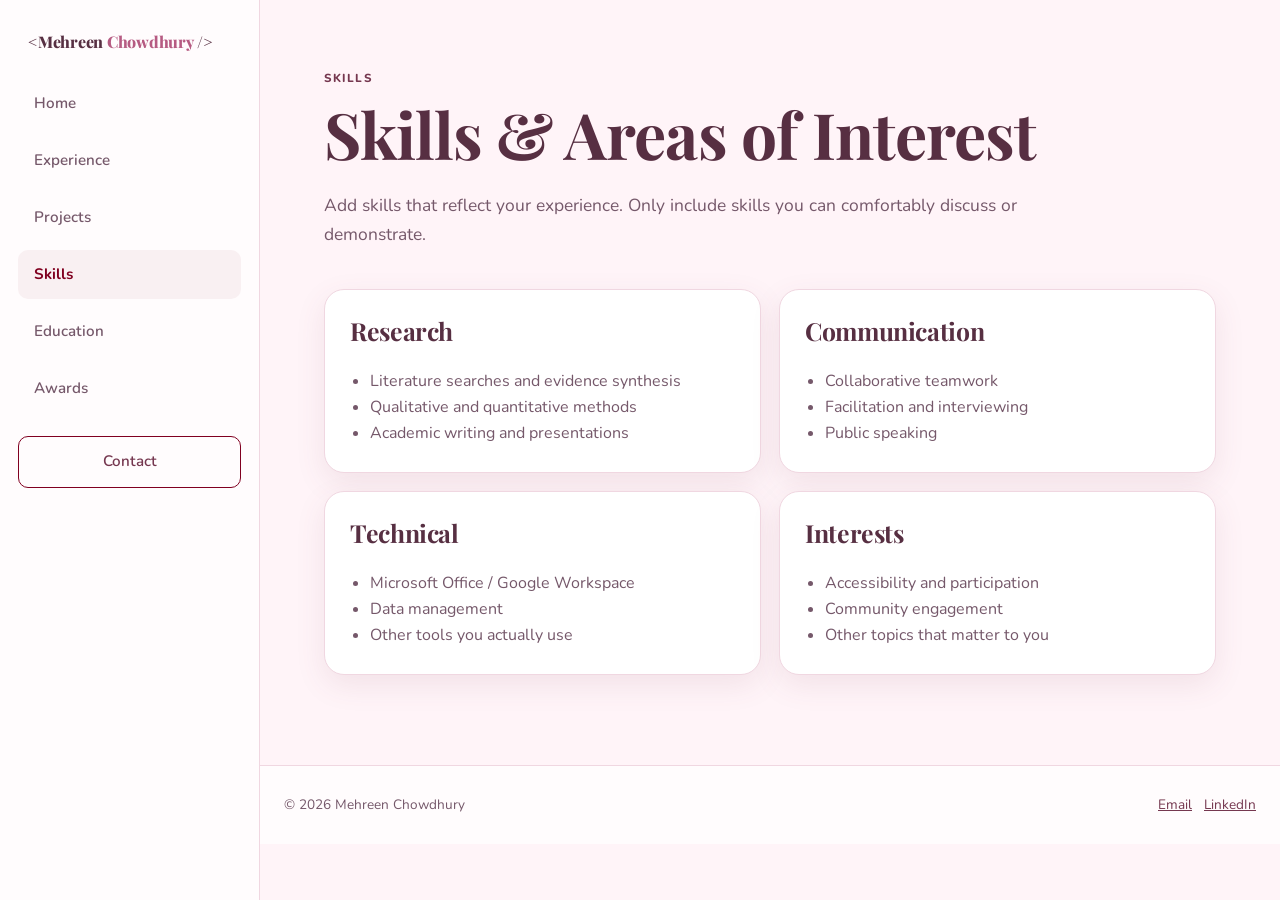
<file: skills.html>
<!doctype html>
<html lang="en">
<head>
  <meta charset="UTF-8">
  <meta name="viewport" content="width=device-width, initial-scale=1">
  <meta name="description" content="Personal portfolio featuring projects, skills, education, and experience.">
  <title>Skills | YOUR NAME</title>
  <link rel="preconnect" href="https://fonts.googleapis.com">
  <link rel="preconnect" href="https://fonts.gstatic.com" crossorigin>
  <link href="https://fonts.googleapis.com/css2?family=Inter:wght@400;500;600;700;800&display=swap" rel="stylesheet">
  <link rel="stylesheet" href="styles.css">
  <script defer src="script.js"></script>
</head>
<body>
  <header class="site-header">
    <div class="nav-wrap">
      <a class="brand" href="index.html">&lt;Mehreen <span>Chowdhury</span> /&gt;</a>
      <nav aria-label="Main navigation">
        <a href="index.html">Home</a>
        <a href="experience.html">Experience</a>
        <a href="projects.html">Projects</a>
        <a href="skills.html" aria-current="page">Skills</a>
        <a href="education.html">Education</a>
        <a href="awards.html">Awards</a>
        <a class="contact" href="mailto:hello@example.com">Contact</a>
      </nav>
    </div>
  </header>
  <main id="main">
    <section class="page-intro"><p class="eyebrow">Skills</p><h1>Skills & Areas of Interest</h1><p class="lead">Add skills that reflect your experience. Only include skills you can comfortably discuss or demonstrate.</p></section>
    <section class="panels">
      <article class="panel"><h2>Research</h2><ul><li>Literature searches and evidence synthesis</li><li>Qualitative and quantitative methods</li><li>Academic writing and presentations</li></ul></article>
      <article class="panel"><h2>Communication</h2><ul><li>Collaborative teamwork</li><li>Facilitation and interviewing</li><li>Public speaking</li></ul></article>
      <article class="panel"><h2>Technical</h2><ul><li>Microsoft Office / Google Workspace</li><li>Data management</li><li>Other tools you actually use</li></ul></article>
      <article class="panel"><h2>Interests</h2><ul><li>Accessibility and participation</li><li>Community engagement</li><li>Other topics that matter to you</li></ul></article>
    </section>
  </main>
  <footer class="footer">
    <div class="footer-inner">
      <p>© 2026 Mehreen Chowdhury</p>
      <div><a href="mailto:mehreen.chowdhury2@gmail.com">Email</a><a href="https://www.linkedin.com/in/mehreen-chowdhury/?isSelfProfile=true" target="_blank" rel="noopener noreferrer">LinkedIn</a></div>
    </div>
  </footer>
</body>
</html>
</file>
<file: styles.css>
/* WEBSITE DESIGN SETTINGS: change these colours to customize your site */

@import url('https://fonts.googleapis.com/css2?family=Nunito:wght@400;500;600;700;800&family=Playfair+Display:wght@500;600;700&display=swap');

:root {
  --background: #FFFAFB;
  --surface: #FFFFFF;
  --text: #2D1920;
  --muted: #75646A;
  --accent: #800020;
  --accent-dark: #5C0018;
  --border: #E8D5DA;
  --soft: #F9F0F2;
  --shadow: 0 10px 30px rgba(92, 0, 24, 0.08);
}
* { box-sizing: border-box; }
html { scroll-behavior: smooth; }
body { margin: 0; background: var(--background); color: var(--text); font-family: 'Inter', system-ui, -apple-system, BlinkMacSystemFont, 'Segoe UI', sans-serif; line-height: 1.65; }
a { color: var(--accent-dark); }
a:hover { color: var(--accent); }
a:focus-visible, button:focus-visible, summary:focus-visible { outline: 3px solid #f7ae60; outline-offset: 3px; }
.site-header { background: rgba(255,255,255,.96); border-bottom: 1px solid var(--border); position: sticky; top: 0; z-index: 10; }
.nav-wrap { max-width: 1100px; padding: 16px 24px; margin: auto; display: flex; justify-content: space-between; align-items: center; gap: 20px; }
.brand { font-size: 1.05rem; font-weight: 800; letter-spacing: -.025em; text-decoration: none; color: var(--text); white-space: nowrap; }
.brand span { color: var(--accent); }
nav { display: flex; flex-wrap: wrap; align-items: center; gap: 4px; }
nav a { padding: 8px 12px; text-decoration: none; font-size: .89rem; font-weight: 600; color: var(--muted); border-radius: 8px; }
nav a:hover, nav a[aria-current="page"] { color: var(--accent-dark); background: var(--soft); }
nav a.contact { border: 1px solid var(--accent); color: var(--accent-dark); margin-left: 6px; }
main { max-width: 1100px; margin: auto; padding: 68px 24px 90px; min-height: calc(100vh - 175px); }
.eyebrow { color: var(--accent-dark); text-transform: uppercase; font-weight: 800; letter-spacing: .13em; font-size: .73rem; margin: 0 0 10px; }
h1 { font-size: clamp(2.2rem, 5vw, 4rem); letter-spacing: -.055em; line-height: 1.14; margin: 0 0 20px; }
h2 { font-size: 1.55rem; letter-spacing: -.03em; line-height: 1.3; }
h3 { font-size: 1.15rem; line-height: 1.35; margin: 6px 0 10px; }
.lead { max-width: 720px; font-size: 1.09rem; color: var(--muted); margin: 0; }
.page-intro { padding: 4px 0 40px; }
.page-intro .lead { max-width: 760px; }
.hero { border-radius: 22px;
  padding: clamp(30px, 7vw, 76px);
  background: linear-gradient(130deg, #4D0016, #800020 78%, #A33A50);
  color: white;
  box-shadow: var(--shadow); }
.hero .eyebrow, .hero .lead { color: #FBE6EC;; }
.hero h1 { max-width: 720px; }
.actions { display: flex; flex-wrap: wrap; gap: 12px; margin-top: 30px; }
.button { display: inline-flex; padding: 11px 18px; align-items: center; justify-content: center; min-height: 42px; border-radius: 10px; font-weight: 700; font-size: .9rem; text-decoration: none; border: 1px solid var(--accent); background: var(--accent); color: white; }
.button:hover { background: var(--accent-dark); color: white; }
.button.light { color: #4D0016; background: #fff; border-color: #fff; }
.button.light:hover { background: #dceef7; }
.button.ghost { color: #fff; background: transparent; border-color: #b6d8ea; }
.button.ghost:hover { background: rgba(255,255,255,.12); }
.section-heading { margin: 58px 0 18px; display: flex; justify-content: space-between; align-items: center; gap: 12px; }
.section-heading a { font-size: .9rem; font-weight: 700; }
.grid { display: grid; grid-template-columns: repeat(2, minmax(0, 1fr)); gap: 19px; }
.card, .panel, .timeline-item { background: var(--surface); border: 1px solid var(--border); border-radius: 16px; padding: 25px; box-shadow: var(--shadow); }
.card { transition: transform .2s, box-shadow .2s; }
.card:hover { transform: translateY(-3px); box-shadow: 0 14px 34px rgba(19,45,65,.10); }
.card p, .panel p, .timeline-item p { color: var(--muted); margin: 0 0 15px; }
.card .category { display: inline-block; font-weight: 800; font-size: .72rem; color: var(--accent-dark); background: var(--soft); border-radius: 30px; padding: 3px 9px; margin-bottom: 8px; }
.meta { color: #738394; font-size: .83rem; font-weight: 600; }
.tags { display: flex; flex-wrap: wrap; gap: 7px; margin: 17px 0 10px; }
.tag { font-size: .73rem; font-weight: 700; padding: 4px 9px; border-radius: 7px; background: #f0f3f6; color: #556775; }
details { border-top: 1px solid var(--border); padding-top: 13px; margin-top: 15px; }
summary { cursor: pointer; color: var(--accent-dark); font-weight: 800; font-size: .9rem; }
details p { margin: 12px 0 0 !important; }
.filters { display: flex; flex-wrap: wrap; gap: 10px; margin: 0 0 27px; }
.filter-btn { border: 1px solid var(--border); background: white; color: var(--muted); font: inherit; font-weight: 700; font-size: .84rem; cursor: pointer; padding: 9px 15px; border-radius: 999px; }
.filter-btn:hover { border-color: var(--accent); color: var(--accent-dark); }
.filter-btn.active { background: var(--accent-dark); border-color: var(--accent-dark); color: white; }
.card[hidden] { display: none !important; }
.empty-message { color: var(--muted); }
.timeline { display: grid; gap: 18px; }
.timeline-item .time { color: var(--accent-dark); font-weight: 800; font-size: .8rem; }
.timeline-item h2 { margin: 6px 0 8px; }
.timeline-item ul { margin: 5px 0 0; padding-left: 19px; color: var(--muted); }
.panels { display: grid; grid-template-columns: repeat(2, 1fr); gap: 18px; }
.panel h2 { margin-top: 0; }
.panel ul { margin-bottom: 0; padding-left: 20px; color: var(--muted); }
.footer { border-top: 1px solid var(--border); background: white; }
.footer-inner { max-width: 1100px; padding: 28px 24px; margin: 0 auto; display: flex; justify-content: space-between; align-items: center; gap: 12px; color: var(--muted); font-size: .85rem; }
.footer-inner p { margin: 0; }
.footer-inner a { margin-left: 12px; }
@media (max-width: 800px) {
  .nav-wrap { flex-direction: column; align-items: flex-start; }
  nav a { padding: 7px 9px; }
  main { padding-top: 40px; }
  .grid, .panels { grid-template-columns: 1fr; }
}
@media (max-width: 480px) {
  .nav-wrap { padding: 13px 17px; }
  nav { gap: 1px; }
  nav a { font-size: .79rem; }
  main { padding: 32px 17px 60px; }
  .card, .panel, .timeline-item { padding: 20px; }
  .footer-inner { padding: 24px 17px; flex-direction: column; align-items: flex-start; }
  .footer-inner a:first-child { margin-left: 0; }
}

/* ==================================
   VERTICAL LEFT SIDEBAR
   ================================== */

/* Sidebar container */
.site-header {
  position: fixed;
  top: 0;
  left: 0;
  width: 260px;
  height: 100vh;
  background: #FFFFFF;
  border-right: 1px solid var(--border);
  border-bottom: none;
  z-index: 100;
  overflow-y: auto;
}

/* Sidebar layout */
.nav-wrap {
  display: flex;
  flex-direction: column;
  align-items: stretch;
  justify-content: flex-start;
  gap: 25px;
  padding: 30px 18px;
  margin: 0;
  max-width: none;
}

/* Your name at the top */
.brand {
  font-size: 1rem;
  white-space: normal;
  line-height: 1.5;
  padding: 0 10px;
}

/* Navigation links vertically */
.site-header nav {
  display: flex;
  flex-direction: column;
  align-items: stretch;
  flex-wrap: nowrap;
  gap: 8px;
  width: 100%;
}

/* Individual navigation links */
.site-header nav a {
  display: block;
  padding: 12px 16px;
  border-radius: 10px;
  font-size: 0.95rem;
  transition: background 0.2s ease;
}

/* Hover effect */
.site-header nav a:hover {
  background: #F9F0F2;
  color: #800020;
}

/* Highlight the current page */
.site-header nav a[aria-current="page"] {
  background: #F9F0F2;
  color: #800020;
  font-weight: 700;
}

/* Contact button */
.site-header nav a.contact {
  margin-left: 0;
  margin-top: 15px;
  text-align: center;
  border: 1px solid #800020;
}

/* Shift website content to the right */
main {
  margin-left: 260px;
  margin-right: 0;
  max-width: none;
  padding: 65px 5% 90px;
}

/* Shift footer to the right */
.footer {
  margin-left: 260px;
}

.footer-inner {
  max-width: none;
}

/* ==================================
   MOBILE AND TABLET VIEW
   ================================== */

@media (max-width: 900px) {
  .site-header {
    position: relative;
    width: 100%;
    height: auto;
    border-right: none;
    border-bottom: 1px solid var(--border);
  }

  .nav-wrap {
    flex-direction: column;
    align-items: flex-start;
    gap: 12px;
    padding: 16px 20px;
  }

  .site-header nav {
    flex-direction: row;
    flex-wrap: wrap;
    gap: 4px;
  }

  .site-header nav a {
    padding: 8px 10px;
    font-size: 0.85rem;
  }

  .site-header nav a.contact {
    margin: 0;
  }

  main {
    margin: 0 auto;
    max-width: 1100px;
    padding: 40px 20px 70px;
  }

  .footer {
    margin-left: 0;
  }
}

/* ===== BABY PINK WEBSITE THEME ===== */

:root {
  --background: #FFF4F8;
  --surface: #FFFFFF;
  --text: #572F42;
  --muted: #75586A;
  --accent: #B65B82;
  --accent-dark: #75374F;
  --border: #F0D7E1;
  --soft: #FCE8EF;
  --shadow: 0 10px 30px rgba(132, 68, 92, 0.10);
}

/* FONTS */
body {
  background: var(--background);
  color: var(--text);
  font-family: 'Nunito', sans-serif;
}

h1, h2, h3, .brand {
  font-family: 'Playfair Display', serif;
  letter-spacing: -0.015em;
}

/* NAVIGATION */
.site-header,
.footer {
  background: #FFFCFD;
}

nav a:hover,
nav a[aria-current="page"] {
  background: var(--soft);
  color: var(--accent-dark);
}

/* HOMEPAGE BANNER */
.hero {
  background: linear-gradient(
    130deg,
    #FCE0E9,
    #F7B9CE 75%,
    #EBA0B9
  );
  color: #58283E;
  border-radius: 26px;
}

.hero h1 {
  color: #58283E;
}

.hero .eyebrow,
.hero .lead {
  color: #6A3B50;
}

/* HOMEPAGE BUTTONS */
.button.light {
  background: #75374F;
  color: white;
  border-color: #75374F;
}

.button.light:hover {
  background: #58283E;
  color: white;
}

.button.ghost {
  background: rgba(255,255,255,0.4);
  color: #58283E;
  border-color: #A36782;
}

.button.ghost:hover {
  background: rgba(255,255,255,0.75);
  color: #58283E;
}

/* SOFT ROUNDED CARDS */
.card,
.panel,
.timeline-item,
.award-card,
.recognition-card {
  background: var(--surface);
  border-color: var(--border);
  border-radius: 20px;
}

/* PROJECT FILTERS */
.filter-btn.active {
  background: var(--accent);
  border-color: var(--accent);
}

/* AWARDS PAGE COLOURS */
body .awards-page {
  --award-maroon: #B65B82;
  --award-dark: #75374F;
  --award-light: #FCE8EF;
  --award-border: #F0D7E1;
}
</file>
